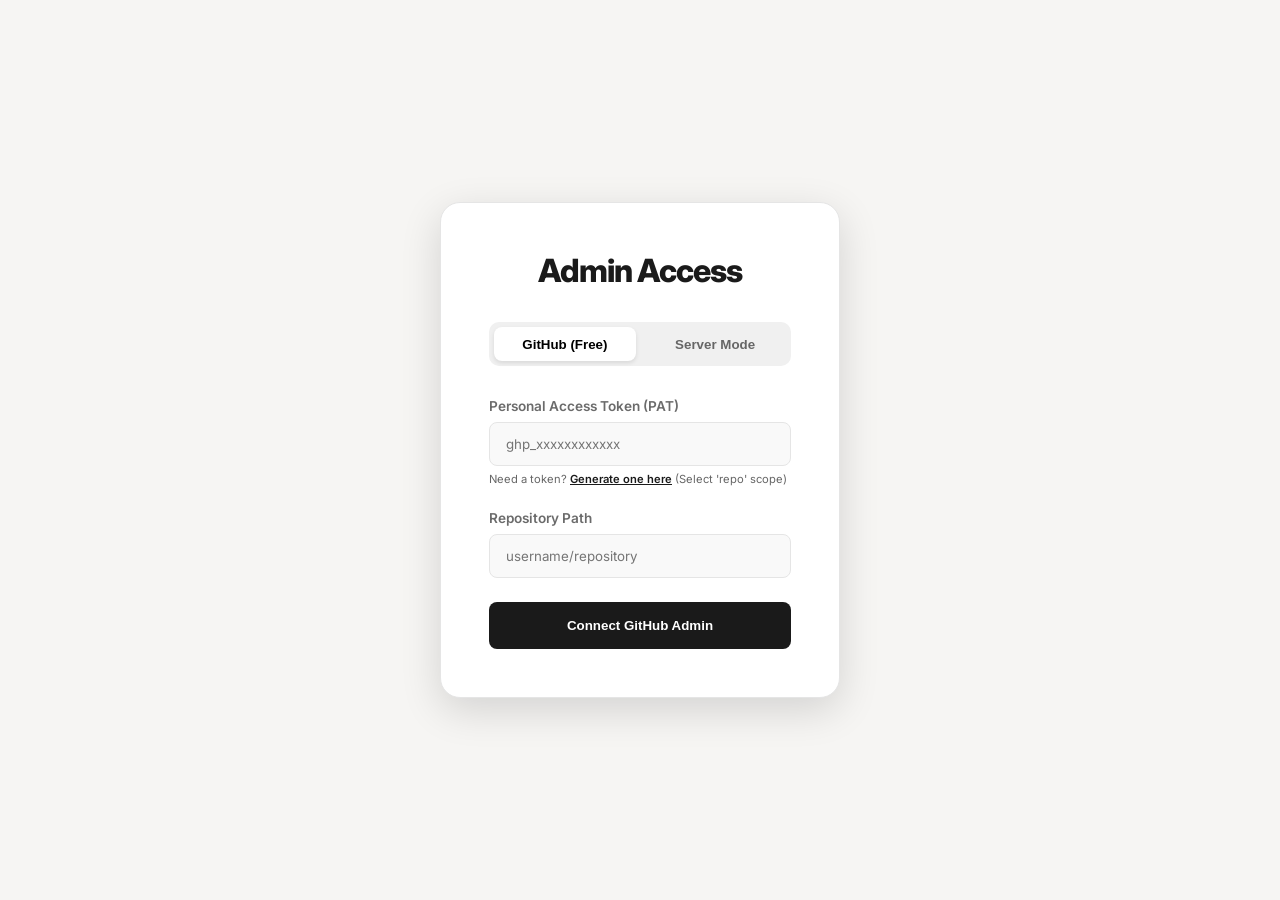
<file: adminkota.html>
<!DOCTYPE html>
<html lang="en">

<head>
    <meta charset="UTF-8">
    <meta name="viewport" content="width=device-width, initial-scale=1.0">
    <title>Kota Doria | Admin Panel</title>
    <link href="https://fonts.googleapis.com/css2?family=Inter:wght@400;600;800&display=swap" rel="stylesheet">
    <link rel="stylesheet" href="styles.css">
</head>

<body>
    <div class="blob-bg"></div>
    <div class="blob-bg blob-2"></div>

    <nav class="glass-nav">
        <div class="nav-container">
            <h1 class="logo">Kota Doria <span
                    style="font-size: 1rem; color: var(--text-secondary); font-weight: 400;">Admin</span></h1>
            <ul class="nav-links">
                <li><a href="orders.html" style="color:#fbbf24;font-weight:600;">📋 Orders</a></li>
                <li><a href="aiphoto.html" style="color:#a8b8ff;font-weight:600;">✨ AI Studio</a></li>
                <li><a href="index.html">View Catalog</a></li>
                <li><a href="#" id="logout-btn">Logout</a></li>
            </ul>
        </div>
    </nav>

    <main class="catalog-section" style="padding-top: 4rem;">

        <!-- Upload Product Form -->
        <div
            style="max-width: 600px; margin: 0 auto 3rem; background: var(--glass-bg); padding: 2.5rem; border-radius: 20px; border: 1px solid var(--glass-border); backdrop-filter: blur(16px);">
            <h2 style="margin-bottom: 2rem; font-size: 2rem;">Add New Product</h2>

            <form id="upload-form" style="display: flex; flex-direction: column; gap: 1.5rem;">
                <div id="status-message" style="display: none; padding: 1rem; border-radius: 8px; font-weight: 500;">
                </div>

                <div style="display: flex; flex-direction: column; gap: 0.5rem;">
                    <label for="title" style="color: var(--text-secondary); font-size: 0.9rem;">Product Title</label>
                    <input type="text" id="title" name="title" required
                        style="background: rgba(0,0,0,0.2); border: 1px solid var(--glass-border); padding: 0.8rem 1rem; border-radius: 8px; color: white; font-family: inherit;">
                </div>

                <div style="display: flex; gap: 1rem;">
                    <div style="display: flex; flex-direction: column; gap: 0.5rem; flex: 1;">
                        <label for="price" style="color: var(--text-secondary); font-size: 0.9rem;">Price (₹ per
                            piece)</label>
                        <input type="number" id="price" name="price" required min="0" step="0.01"
                            style="background: rgba(0,0,0,0.2); border: 1px solid var(--glass-border); padding: 0.8rem 1rem; border-radius: 8px; color: white; font-family: inherit;">
                    </div>

                    <div style="display: flex; flex-direction: column; gap: 0.5rem; flex: 1;">
                        <label for="category" style="color: var(--text-secondary); font-size: 0.9rem;">Category</label>
                        <div style="display: flex; gap: 0.5rem;">
                            <select id="category" name="category" required
                                style="background: rgba(0,0,0,0.2); border: 1px solid var(--glass-border); padding: 0.8rem 1rem; border-radius: 8px; color: white; font-family: inherit; flex-grow: 1;">
                                <!-- Dynamic categories -->
                            </select>
                            <button type="button" id="add-cat-ui-btn" style="
                                background: rgba(0,0,0,0.2); border: 1px solid var(--glass-border);
                                border-radius: 8px; cursor: pointer; padding: 0 0.75rem;
                                font-size: 1.2rem; color: white; font-family: inherit;">
                                +
                            </button>
                        </div>
                    </div>
                </div>

                <!-- Hidden Add Category Panel -->
                <div id="new-cat-panel"
                    style="display: none; margin-bottom: 0.5rem; padding: 1rem; background: rgba(0,0,0,0.1); border: 1px solid var(--glass-border); border-radius: 8px;">
                    <label
                        style="font-size: 0.8rem; margin-bottom: 0.5rem; display: block; color: var(--text-secondary);">New
                        Category Name</label>
                    <div style="display: flex; gap: 0.5rem;">
                        <input type="text" id="new-cat-name" placeholder="Handloom"
                            style="background: rgba(0,0,0,0.2); border: 1px solid var(--glass-border); padding: 0.8rem 1rem; border-radius: 8px; color: white; font-family: inherit; flex-grow: 1;">
                        <button type="button" id="submit-new-cat"
                            style="background: var(--accent); color: white; border: none; padding: 0 1rem; border-radius: 8px; font-family: inherit; font-size: 1rem; font-weight: 600; cursor: pointer; transition: background 0.3s;"
                            onmouseover="this.style.background='var(--accent-hover)'"
                            onmouseout="this.style.background='var(--accent)'">Add</button>
                    </div>
                </div>

                <div style="display: flex; flex-direction: column; gap: 0.5rem;">
                    <label for="description"
                        style="color: var(--text-secondary); font-size: 0.9rem;">Description</label>
                    <textarea id="description" name="description" rows="4" required
                        style="background: rgba(0,0,0,0.2); border: 1px solid var(--glass-border); padding: 0.8rem 1rem; border-radius: 8px; color: white; font-family: inherit; resize: vertical;"></textarea>
                </div>

                <div style="display: flex; flex-direction: column; gap: 0.5rem;">
                    <label for="images" style="color: var(--text-secondary); font-size: 0.9rem;">Product Images (select
                        multiple)</label>
                    <input type="file" id="images" name="images" accept="image/*" multiple required
                        style="background: rgba(0,0,0,0.2); border: 1px solid var(--glass-border); padding: 0.8rem 1rem; border-radius: 8px; color: white; font-family: inherit;">
                </div>

                <button type="submit"
                    style="background: var(--accent); color: white; border: none; padding: 1rem; border-radius: 8px; font-family: inherit; font-size: 1rem; font-weight: 600; cursor: pointer; margin-top: 1rem; transition: background 0.3s;"
                    onmouseover="this.style.background='var(--accent-hover)'"
                    onmouseout="this.style.background='var(--accent)'">
                    Upload to Catalog
                </button>
            </form>
        </div>

        <!-- Manage Products (Delete) -->
        <div
            style="max-width: 900px; margin: 0 auto; background: var(--glass-bg); padding: 2.5rem; border-radius: 20px; border: 1px solid var(--glass-border); backdrop-filter: blur(16px);">
            <h2 style="margin-bottom: 2rem; font-size: 1.8rem;">Manage Products</h2>
            <div id="admin-product-grid" class="product-grid"
                style="grid-template-columns: repeat(auto-fill, minmax(220px, 1fr));">
                <p id="admin-loading" style="color: var(--text-secondary); grid-column: 1/-1;">Loading products...</p>
            </div>
        </div>

    </main>

    <!-- Edit Product Modal -->
        <div id="edit-modal" style="display: none; position: fixed; top: 0; left: 0; width: 100%; height: 100%; background: rgba(0,0,0,0.65); backdrop-filter: blur(8px); z-index: 1000; justify-content: center; align-items: center; padding: 1rem;">
            <div style="background: var(--glass-bg); padding: 2.5rem; border-radius: 20px; border: 1px solid var(--glass-border); width: 100%; max-width: 620px; max-height: 92vh; overflow-y: auto; color: var(--text-primary);">
                <div style="display: flex; justify-content: space-between; align-items: center; margin-bottom: 2rem;">
                    <h2 style="font-size: 1.8rem; margin: 0; color: white;">✏️ Edit Product</h2>
                    <button id="close-edit-modal" style="background: rgba(255,255,255,0.08); border: 1px solid var(--glass-border); color: white; font-size: 1.4rem; cursor: pointer; line-height: 1; width: 36px; height: 36px; border-radius: 50%; display: grid; place-items: center; transition: background 0.2s;" onmouseover="this.style.background='rgba(239,68,68,0.25)'" onmouseout="this.style.background='rgba(255,255,255,0.08)'">&times;</button>
                </div>

                <form id="edit-form" style="display: flex; flex-direction: column; gap: 1.5rem;">
                    <input type="hidden" id="edit-id">

                    <div style="display: flex; flex-direction: column; gap: 0.5rem;">
                        <label for="edit-title" style="color: var(--text-secondary); font-size: 0.9rem;">Product Title</label>
                        <input type="text" id="edit-title" name="title" required style="background: rgba(0,0,0,0.2); border: 1px solid var(--glass-border); padding: 0.8rem 1rem; border-radius: 8px; color: white; font-family: inherit;">
                    </div>

                    <div style="display: flex; gap: 1rem;">
                        <div style="display: flex; flex-direction: column; gap: 0.5rem; flex: 1;">
                            <label for="edit-price" style="color: var(--text-secondary); font-size: 0.9rem;">Price (₹ per piece)</label>
                            <input type="number" id="edit-price" name="price" required min="0" step="0.01" style="background: rgba(0,0,0,0.2); border: 1px solid var(--glass-border); padding: 0.8rem 1rem; border-radius: 8px; color: white; font-family: inherit;">
                        </div>
                        <div style="display: flex; flex-direction: column; gap: 0.5rem; flex: 1;">
                            <label for="edit-category" style="color: var(--text-secondary); font-size: 0.9rem;">Category</label>
                            <select id="edit-category" name="category" required style="background: rgba(0,0,0,0.2); border: 1px solid var(--glass-border); padding: 0.8rem 1rem; border-radius: 8px; color: white; font-family: inherit; width: 100%;">
                                <!-- Categories populated by JS -->
                            </select>
                        </div>
                    </div>

                    <div style="display: flex; flex-direction: column; gap: 0.5rem;">
                        <label for="edit-description" style="color: var(--text-secondary); font-size: 0.9rem;">Description</label>
                        <textarea id="edit-description" name="description" rows="4" required style="background: rgba(0,0,0,0.2); border: 1px solid var(--glass-border); padding: 0.8rem 1rem; border-radius: 8px; color: white; font-family: inherit; resize: vertical;"></textarea>
                    </div>

                    <!-- ── Photo Management ── -->
                    <div style="background: rgba(102,126,234,0.06); border: 1px solid rgba(102,126,234,0.28); border-radius: 14px; padding: 1.4rem; display: flex; flex-direction: column; gap: 1.1rem;">
                        <div style="display: flex; align-items: center; justify-content: space-between;">
                            <span style="color: #a8b8ff; font-weight: 700; font-size: 1rem;">📸 Product Photos</span>
                            <span id="edit-photo-count" style="font-size: 0.78rem; background: rgba(102,126,234,0.15); border: 1px solid rgba(102,126,234,0.3); color: #c7d2fe; padding: 0.2rem 0.65rem; border-radius: 20px;"></span>
                        </div>
                        <!-- Current photo thumbnails (JS renders here) -->
                        <div id="edit-photos-grid" style="display: grid; grid-template-columns: repeat(auto-fill, minmax(110px, 1fr)); gap: 0.8rem;"></div>
                        <!-- Add new photos -->
                        <div style="border-top: 1px solid rgba(255,255,255,0.08); padding-top: 1.1rem; display: flex; flex-direction: column; gap: 0.5rem;">
                            <label for="edit-new-images" style="color: var(--text-secondary); font-size: 0.85rem; font-weight: 600;">➕ Add More Photos</label>
                            <input type="file" id="edit-new-images" accept="image/*" multiple style="background: rgba(0,0,0,0.2); border: 1px solid var(--glass-border); padding: 0.7rem 1rem; border-radius: 8px; color: white; font-family: inherit;">
                        </div>
                    </div>

                    <button type="submit" id="save-edit-btn" style="background: var(--accent); color: white; border: none; padding: 1rem; border-radius: 8px; font-family: inherit; font-size: 1rem; font-weight: 600; cursor: pointer; margin-top: 0.5rem; transition: background 0.3s;" onmouseover="this.style.background='var(--accent-hover)'" onmouseout="this.style.background='var(--accent)'">
                        💾 Save Changes
                    </button>
                </form>
            </div>
        </div>

    <script src="admin.js"></script>
</body>

</html>
</file>
<file: styles.css>
/* ─── Google Fonts ─── */
@import url('https://fonts.googleapis.com/css2?family=Inter:wght@300;400;500;600;700;800&display=swap');

:root {
    --bg: #f6f5f3;
    --surface: #ffffff;
    --border: #e5e5e5;
    --border-dark: #d1d1d1;
    --text-primary: #1a1a1a;
    --text-secondary: #6b6b6b;
    --text-muted: #9a9a9a;
    --accent: #2a2a2a;
    --accent-hover: #111111;
    --badge-bg: #f0ede8;
    --badge-text: #5a4a36;
    --price-color: #1a1a1a;
    --cta-bg: #1a1a1a;
    --cta-text: #ffffff;
    --cta-hover: #333;
    --shadow-sm: 0 1px 3px rgba(0, 0, 0, 0.08);
    --shadow-md: 0 4px 16px rgba(0, 0, 0, 0.10);
    --shadow-lg: 0 12px 40px rgba(0, 0, 0, 0.14);
    --radius-sm: 8px;
    --radius-md: 14px;
    --radius-lg: 20px;
}

* {
    margin: 0;
    padding: 0;
    box-sizing: border-box;
}

html {
    scroll-behavior: smooth;
}

body {
    font-family: 'Inter', 'Outfit', sans-serif;
    background-color: var(--bg);
    color: var(--text-primary);
    min-height: 100vh;
    overflow-x: hidden;
}

/* ─── Navigation ─── */
.glass-nav {
    position: sticky;
    top: 0;
    z-index: 100;
    background: rgba(255, 255, 255, 0.92);
    backdrop-filter: blur(20px);
    -webkit-backdrop-filter: blur(20px);
    border-bottom: 1px solid var(--border);
    padding: 0;
}

.nav-container {
    max-width: 1280px;
    margin: 0 auto;
    padding: 0 2rem;
    display: flex;
    justify-content: space-between;
    align-items: center;
    height: 64px;
}

.logo {
    font-size: 1.25rem;
    font-weight: 800;
    letter-spacing: -0.5px;
    color: var(--text-primary);
    background: none;
    -webkit-background-clip: unset;
    background-clip: unset;
    -webkit-text-fill-color: unset;
}

.nav-links {
    list-style: none;
    display: flex;
    gap: 2.5rem;
    align-items: center;
}

.nav-links a {
    color: var(--text-secondary);
    text-decoration: none;
    font-size: 0.9rem;
    font-weight: 500;
    transition: color 0.2s;
    letter-spacing: 0.01em;
}

.nav-links a:hover,
.nav-links a.active {
    color: var(--text-primary);
}

/* ─── Hero / Banner ─── */
.hero {
    background: #1a1a1a;
    background: linear-gradient(135deg, #1a1a1a 0%, #3a2a1a 100%);
    padding: 6rem 2rem 5rem;
    text-align: center;
    min-height: 400px;
    display: flex;
    align-items: center;
    justify-content: center;
}

.hero-content {
    max-width: 680px;
    margin: 0 auto;
}

.hero-title {
    font-size: 3rem;
    font-weight: 800;
    line-height: 1.15;
    margin-bottom: 1rem;
    color: #fff;
    letter-spacing: -1px;
}

.hero-title span {
    color: #d4a96a;
    display: block;
}

.hero-subtitle {
    font-size: 1rem;
    color: rgba(255, 255, 255, 0.65);
    line-height: 1.7;
    margin-bottom: 2rem;
}

.contact-strip {
    display: flex;
    gap: 1rem;
    justify-content: center;
    flex-wrap: wrap;
    margin-top: 2rem;
}

.contact-btn {
    display: inline-flex;
    align-items: center;
    gap: 0.5rem;
    background: rgba(255, 255, 255, 0.1);
    border: 1px solid rgba(255, 255, 255, 0.2);
    color: #fff;
    padding: 0.65rem 1.5rem;
    border-radius: 30px;
    font-family: inherit;
    font-size: 0.9rem;
    font-weight: 600;
    text-decoration: none;
    transition: all 0.25s ease;
    backdrop-filter: blur(8px);
}

.contact-btn:hover {
    background: rgba(255, 255, 255, 0.2);
    transform: translateY(-2px);
}

/* ─── Scroll Down Arrow ─── */
.scroll-down-arrow {
    display: inline-flex;
    justify-content: center;
    align-items: center;
    margin-top: 1.5rem;
    color: #fff;
    width: 44px;
    height: 44px;
    border-radius: 50%;
    background: rgba(255, 255, 255, 0.1);
    backdrop-filter: blur(8px);
    transition: all 0.3s ease;
    animation: bounce 2s infinite;
}

.scroll-down-arrow:hover {
    background: rgba(255, 255, 255, 0.2);
    color: #d4a96a;
}

@keyframes bounce {
    0%, 20%, 50%, 80%, 100% { transform: translateY(0); }
    40% { transform: translateY(10px); }
    60% { transform: translateY(5px); }
}

/* ─── Catalog Section ─── */
.catalog-section {
    max-width: 1280px;
    margin: 0 auto;
    padding: 3rem 2rem 6rem;
}

/* ─── MOQ Badge ─── */
.moq-badge {
    display: inline-flex;
    flex-direction: column;
    align-items: center;
    background: #d4a96a;
    color: #1a1a1a;
    padding: 0.75rem 2rem;
    border-radius: var(--radius-md);
    margin-top: 1.5rem;
    box-shadow: 0 4px 20px rgba(212, 169, 106, 0.3);
    border: 1px solid rgba(255, 255, 255, 0.2);
}

.moq-label {
    font-size: 0.65rem;
    font-weight: 700;
    text-transform: uppercase;
    letter-spacing: 1.5px;
    opacity: 0.8;
}

.moq-value {
    font-size: 1.5rem;
    font-weight: 800;
    color: #1a1a1a;
    display: block;
    margin-top: 0.2rem;
}

/* ─── Footer MOQ Logic ─── */
.footer-moq {
    margin-bottom: 1rem;
    display: inline-block;
    background: #d4a96a;
    color: #1a1a1a;
    padding: 0.4rem 1rem;
    border-radius: 8px;
    font-weight: 800;
    font-size: 0.9rem;
    text-transform: uppercase;
    letter-spacing: 0.5px;
}

/* ─── Filters (Dropdown for modern look) ─── */
.filters {
    margin-bottom: 2.5rem;
    border-bottom: 1px solid var(--border);
    padding-bottom: 2rem;
    display: flex;
    justify-content: center;
}

.category-dropdown {
    width: 100%;
    max-width: 400px;
    padding: 0.8rem 1.2rem;
    font-family: inherit;
    font-size: 1rem;
    font-weight: 500;
    color: var(--text-primary);
    background: var(--surface);
    border: 2px solid var(--border);
    border-radius: var(--radius-md);
    cursor: pointer;
    transition: all 0.2s ease;
    appearance: none;
    background-image: url("data:image/svg+xml,%3Csvg xmlns='http://www.w3.org/2000/svg' width='24' height='24' viewBox='0 0 24 24' fill='none' stroke='%23666' stroke-width='2' stroke-linecap='round' stroke-linejoin='round'%3E%3Cpolyline points='6 9 12 15 18 9'%3E%3C/polyline%3E%3C/svg%3E");
    background-repeat: no-repeat;
    background-position: right 1rem center;
    background-size: 1rem;
}

.category-dropdown:hover,
.category-dropdown:focus {
    border-color: var(--accent);
    outline: none;
    box-shadow: var(--shadow-sm);
}

/* ─── Product Grid ─── */
.product-grid {
    display: grid;
    grid-template-columns: repeat(auto-fill, minmax(300px, 1fr));
    gap: 2rem;
    scroll-margin-top: 90px;
}

/* ─── Product Card — Shopify Style ─── */
.product-card {
    background: var(--surface);
    border-radius: var(--radius-lg);
    overflow: hidden;
    box-shadow: var(--shadow-sm);
    border: 1px solid var(--border);
    transition: box-shadow 0.3s ease, transform 0.3s ease;
    display: flex;
    flex-direction: column;
}

.product-card:hover {
    box-shadow: var(--shadow-lg);
    transform: translateY(-4px);
}

/* ─── Main Image Area ─── */
.card-img-wrapper {
    width: 100%;
    /* Remove fixed height to allow original proportions */
    height: auto;
    min-height: 200px;
    overflow: hidden;
    position: relative;
    background: #f3f0eb;
    cursor: zoom-in;
}

.card-img-wrapper:hover .main-img {
    transform: scale(1.02);
}

.main-img {
    width: 100%;
    height: auto;
    display: block;
    transition: transform 0.5s ease;
    /* Ensure image fills the width while maintaining ratio */
}

/* ─── Thumbnail Strip ─── */
.thumbnail-strip {
    display: flex;
    gap: 8px;
    padding: 10px 14px;
    background: var(--surface);
    border-bottom: 1px solid var(--border);
    overflow-x: auto;
    scrollbar-width: none;
    -ms-overflow-style: none;
}

.thumbnail-strip::-webkit-scrollbar {
    display: none;
}

.thumb-img {
    width: 56px;
    height: 56px;
    object-fit: cover;
    border-radius: var(--radius-sm);
    cursor: pointer;
    border: 2px solid transparent;
    flex-shrink: 0;
    transition: border-color 0.2s, opacity 0.2s;
    opacity: 0.65;
}

.thumb-img:hover {
    opacity: 1;
}

.thumb-img.active {
    border-color: var(--accent);
    opacity: 1;
}

/* ─── Category Badge (top-left) ─── */
.card-category-badge {
    position: absolute;
    top: 12px;
    left: 12px;
    background: rgba(255, 255, 255, 0.9);
    backdrop-filter: blur(6px);
    color: var(--badge-text);
    padding: 0.3rem 0.75rem;
    border-radius: 20px;
    font-size: 0.7rem;
    font-weight: 600;
    text-transform: uppercase;
    letter-spacing: 1.2px;
    border: 1px solid var(--border);
    box-shadow: var(--shadow-sm);
}

/* ─── Image Count Badge (bottom-right) ─── */
.img-count-badge {
    position: absolute;
    bottom: 12px;
    right: 12px;
    background: rgba(0, 0, 0, 0.55);
    color: #fff;
    padding: 0.25rem 0.6rem;
    border-radius: 20px;
    font-size: 0.72rem;
    font-weight: 500;
    pointer-events: none;
    letter-spacing: 0.04em;
}

/* ─── Card Content ─── */
.card-content {
    padding: 1.25rem 1.25rem 1.5rem;
    display: flex;
    flex-direction: column;
    flex-grow: 1;
}

.card-category-label {
    font-size: 0.72rem;
    font-weight: 600;
    letter-spacing: 1.2px;
    text-transform: uppercase;
    color: var(--text-muted);
    margin-bottom: 0.4rem;
}

.card-title {
    font-size: 1.05rem;
    font-weight: 700;
    line-height: 1.35;
    color: var(--text-primary);
    margin-bottom: 0.5rem;
    letter-spacing: -0.2px;
}

.card-desc {
    color: var(--text-secondary);
    font-size: 0.85rem;
    line-height: 1.6;
    margin-bottom: 1rem;
    flex-grow: 1;
}

/* ─── Price + Actions Row ─── */
.card-footer {
    display: flex;
    align-items: center;
    justify-content: space-between;
    gap: 0.75rem;
    margin-top: auto;
    padding-top: 0.75rem;
    border-top: 1px solid var(--border);
}

.card-price {
    font-size: 1.3rem;
    font-weight: 800;
    color: var(--price-color);
    letter-spacing: -0.5px;
}

.card-price sup {
    font-size: 0.85rem;
    font-weight: 700;
    vertical-align: super;
    letter-spacing: 0;
}

.save-btn {
    display: inline-flex;
    align-items: center;
    gap: 0.4rem;
    background: var(--cta-bg);
    border: none;
    color: var(--cta-text);
    padding: 0.6rem 1.2rem;
    border-radius: var(--radius-sm);
    font-family: inherit;
    font-size: 0.82rem;
    font-weight: 600;
    cursor: pointer;
    text-decoration: none;
    transition: background 0.2s ease, transform 0.15s ease;
    letter-spacing: 0.02em;
    white-space: nowrap;
}

.save-btn:hover {
    background: var(--cta-hover);
    transform: translateY(-1px);
}

.save-btn svg {
    width: 14px;
    height: 14px;
    fill: currentColor;
    flex-shrink: 0;
}

/* ─── Blob BG (hidden in new design) ─── */
.blob-bg {
    display: none;
}

/* ─── Footer ─── */
.glass-footer {
    text-align: center;
    padding: 2.5rem 2rem;
    border-top: 1px solid var(--border);
    background: var(--surface);
    color: var(--text-secondary);
    font-size: 0.88rem;
}

.footer-contact h3 {
    color: var(--text-primary);
}

.footer-contact a {
    color: var(--accent);
}

/* ─── Slide Arrows ─── */
.slide-arrow {
    position: absolute;
    top: 50%;
    transform: translateY(-50%);
    background: rgba(255, 255, 255, 0.85);
    border: none;
    width: 32px;
    height: 32px;
    border-radius: 50%;
    display: flex;
    align-items: center;
    justify-content: center;
    cursor: pointer;
    box-shadow: 0 2px 8px rgba(0, 0, 0, 0.15);
    opacity: 0;
    transition: opacity 0.2s, background 0.2s, transform 0.2s;
    color: var(--text-primary);
    z-index: 10;
}

.card-img-wrapper:hover .slide-arrow {
    opacity: 1;
}

.slide-arrow svg {
    width: 18px;
    height: 18px;
}

.slide-arrow:hover {
    background: #fff;
    transform: translateY(-50%) scale(1.1);
}

.prev-arrow {
    left: 8px;
}

.next-arrow {
    right: 8px;
}

/* Lightbox Arrows */
.lightbox-arrow {
    position: absolute;
    top: 50%;
    transform: translateY(-50%);
    background: rgba(255, 255, 255, 0.15);
    border: 1px solid rgba(255, 255, 255, 0.2);
    color: white;
    width: 48px;
    height: 48px;
    border-radius: 50%;
    display: flex;
    align-items: center;
    justify-content: center;
    cursor: pointer;
    transition: background 0.2s;
    z-index: 10000;
}

.lightbox-arrow:hover {
    background: rgba(255, 255, 255, 0.3);
}

.lightbox-arrow svg {
    width: 28px;
    height: 28px;
}

.lightbox-prev {
    left: 1.5rem;
}

.lightbox-next {
    right: 1.5rem;
}

/* ─── Lightbox ─── */
.lightbox-overlay {
    display: none;
    position: fixed;
    inset: 0;
    background: rgba(0, 0, 0, 0.88);
    z-index: 9999;
    align-items: center;
    justify-content: center;
    animation: fadeIn 0.2s ease;
    cursor: zoom-out;
}

.lightbox-overlay.open {
    display: flex;
}

.lightbox-img {
    max-width: 90vw;
    max-height: 90vh;
    object-fit: contain;
    border-radius: var(--radius-md);
    box-shadow: 0 20px 60px rgba(0, 0, 0, 0.5);
}

.lightbox-close {
    position: absolute;
    top: 1.5rem;
    right: 1.5rem;
    background: rgba(255, 255, 255, 0.15);
    border: 1px solid rgba(255, 255, 255, 0.2);
    color: white;
    width: 40px;
    height: 40px;
    border-radius: 50%;
    display: flex;
    align-items: center;
    justify-content: center;
    cursor: pointer;
    font-size: 1.2rem;
    transition: background 0.2s;
    z-index: 10000;
}

.lightbox-close:hover {
    background: rgba(255, 255, 255, 0.3);
}

@keyframes fadeIn {
    from {
        opacity: 0;
    }

    to {
        opacity: 1;
    }
}

/* ─── Responsive ─── */
@media (max-width: 768px) {
    .slide-arrow {
        opacity: 0.8; /* Always visible on mobile */
    }
    .lightbox-prev { left: 0.5rem; }
    .lightbox-next { right: 0.5rem; }
    .lightbox-arrow { width: 40px; height: 40px; }
    .lightbox-arrow svg { width: 24px; height: 24px; }

    .hero-title {
        font-size: 2.1rem;
    }

    .filters {
        justify-content: center;
    }

    .product-grid {
        grid-template-columns: repeat(auto-fill, minmax(260px, 1fr));
        gap: 1.25rem;
    }

    .card-img-wrapper {
        height: auto;
    }

    .nav-links {
        display: flex;
        gap: 1.2rem;
    }

    .nav-links li:not(:last-child):not(:nth-last-child(2)) {
        display: none;
        /* Hide 'Catalog' and long links on small mobile if needed */
    }

    .nav-links a {
        font-size: 0.8rem;
    }

    .card-footer {
        flex-direction: column;
        align-items: flex-start;
    }

    .save-btn {
        width: 100%;
        justify-content: center;
    }
}

@media (max-width: 480px) {
    .product-grid {
        grid-template-columns: 1fr;
    }

    .card-img-wrapper {
        height: auto;
    }
}

/* ─── Admin panel overrides ─── */
.card-header {
    display: flex;
    justify-content: space-between;
    align-items: flex-start;
    margin-bottom: 0.5rem;
}

/* ─── Entrance Animation ─── */
@keyframes cardIn {
    from {
        opacity: 0;
        transform: translateY(24px);
    }

    to {
        opacity: 1;
        transform: translateY(0);
    }
}

.card-animate {
    animation: cardIn 0.4s ease both;
}

/* ─── Skeleton Loader ─── */
.skeleton {
    background: linear-gradient(90deg, #ececec 25%, #f5f5f5 50%, #ececec 75%);
    background-size: 200% 100%;
    animation: skeleton-loading 1.5s infinite linear;
}

@keyframes skeleton-loading {
    from {
        background-position: 200% 0;
    }

    to {
        background-position: -200% 0;
    }
}

.skeleton-card {
    height: 450px;
    border-radius: var(--radius-lg);
    background: var(--surface);
    border: 1px solid var(--border);
    display: flex;
    flex-direction: column;
}

.skeleton-img {
    height: 260px;
    border-radius: var(--radius-lg) var(--radius-lg) 0 0;
}

.skeleton-text {
    height: 1.2rem;
    margin: 1rem 1.25rem 0.5rem;
    border-radius: 4px;
    width: 60%;
}

.skeleton-desc {
    height: 0.8rem;
    margin: 0 1.25rem;
    border-radius: 4px;
    width: 85%;
}

.skeleton-price {
    height: 2rem;
    margin: auto 1.25rem 1.5rem;
    border-radius: 8px;
    width: 40%;
}
</file>
